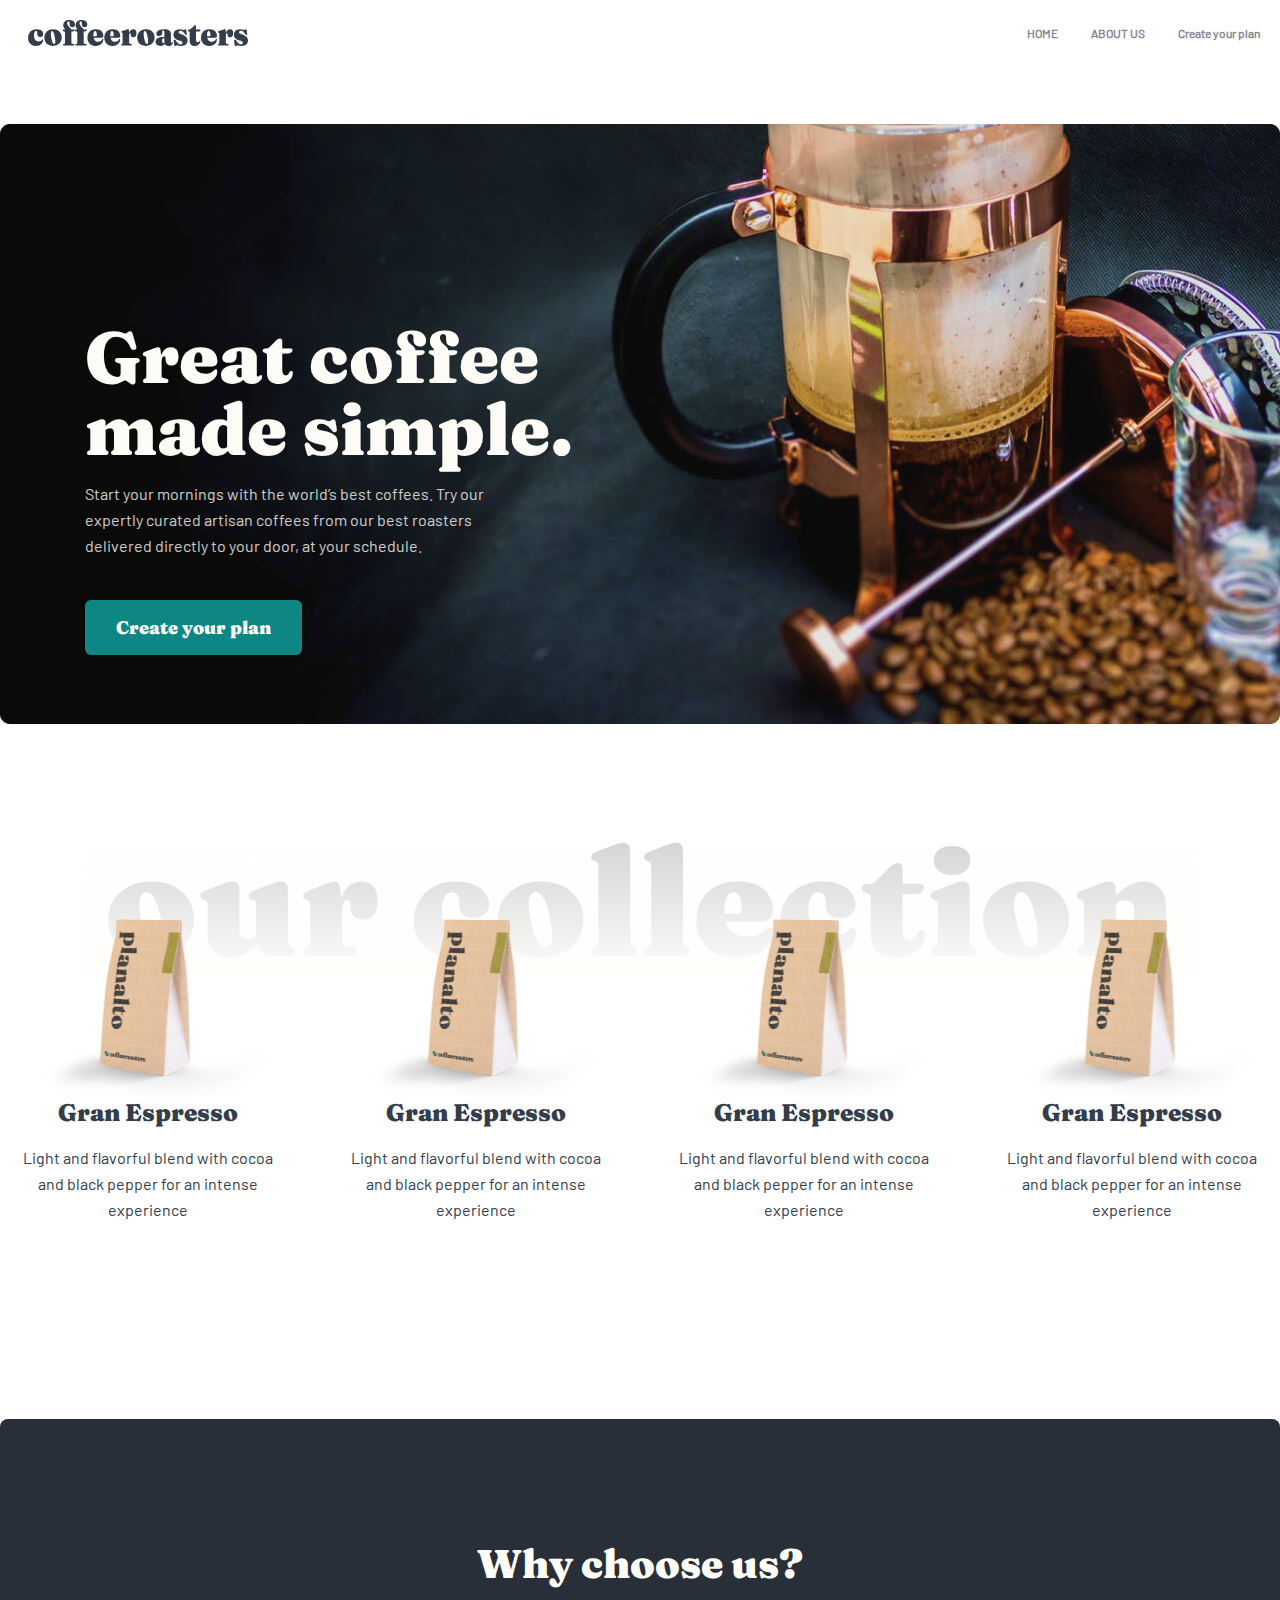
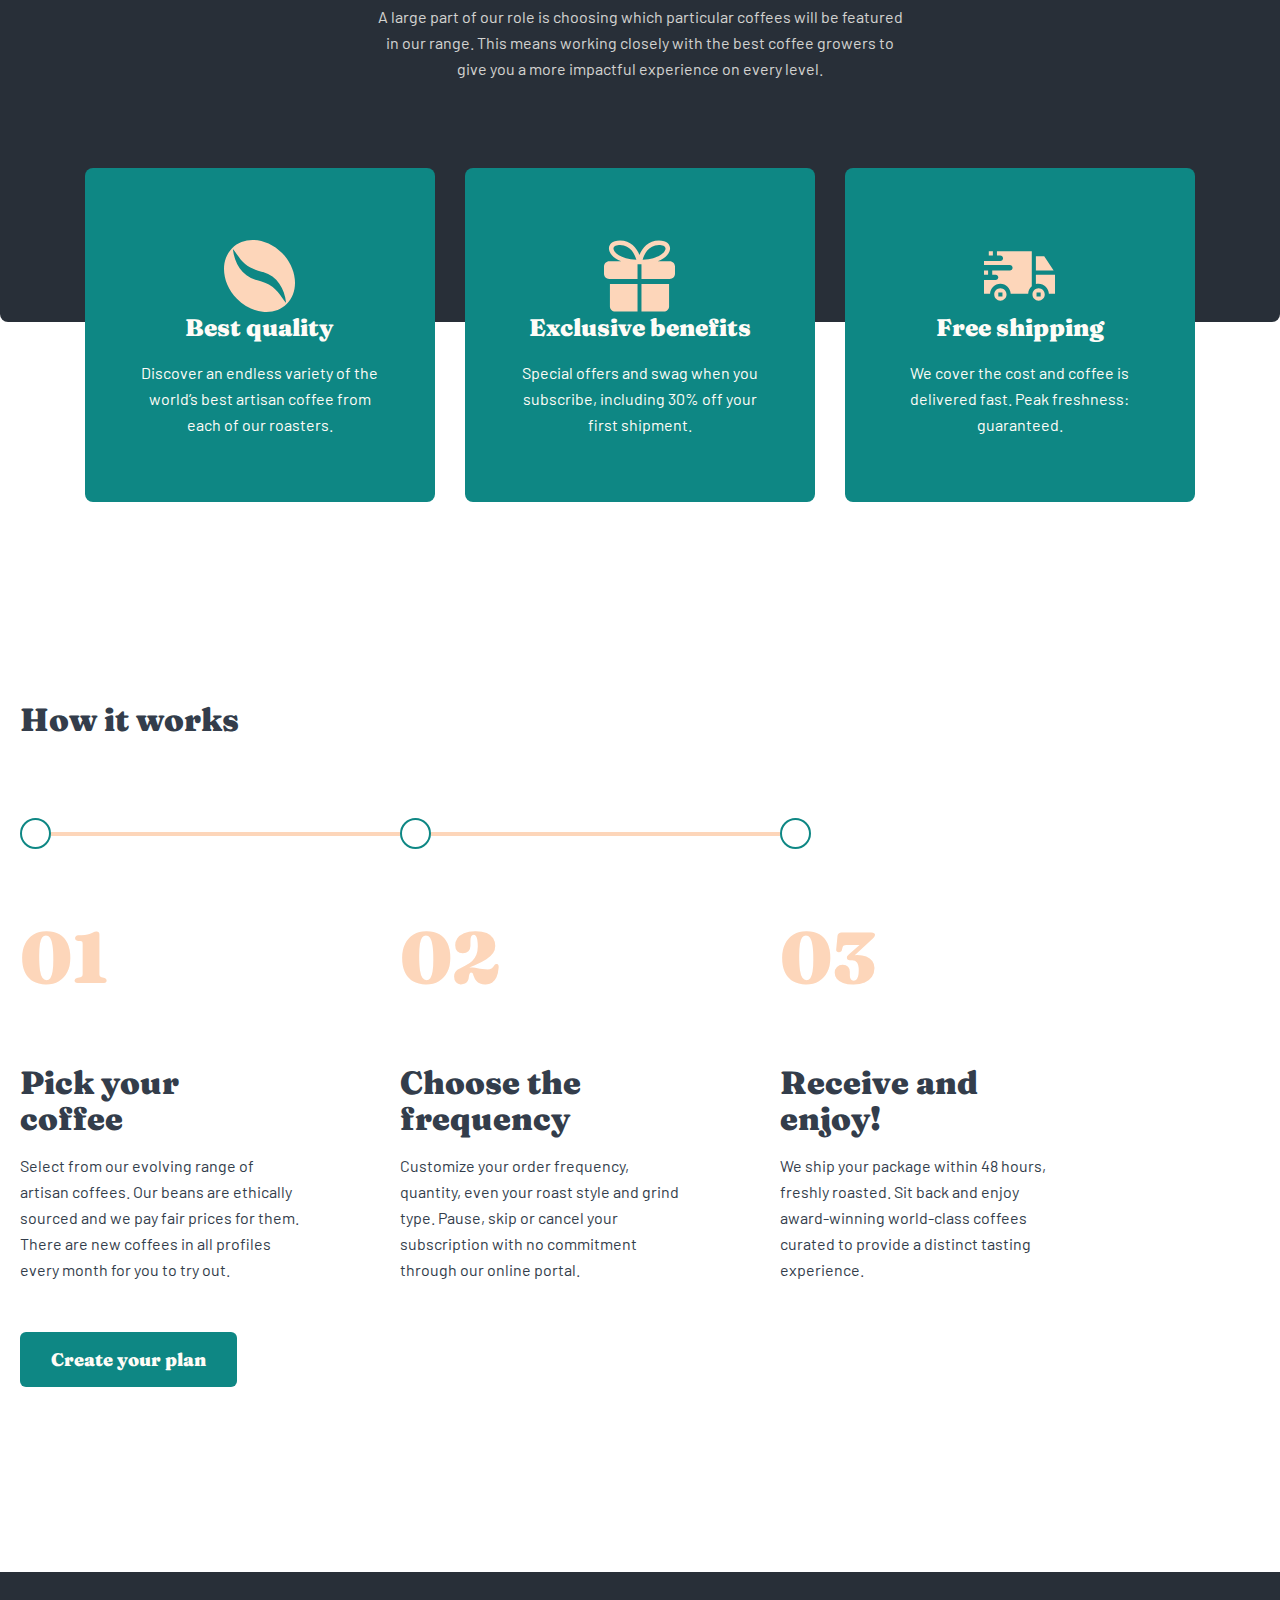
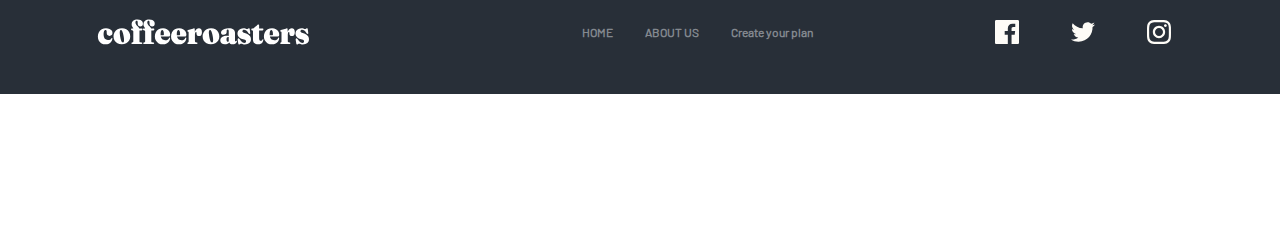
<file: index.html>
<!DOCTYPE html>
<html lang="en">
<head>
    <meta charset="UTF-8">
    <meta http-equiv="X-UA-Compatible" content="IE=edge">
    <meta name="viewport" content="width=device-width, initial-scale=1.0">
    <title>coffee</title>
    <link rel="stylesheet" href="./css/main.css">
</head>
<body>
    <header class="header">
        <div class="container header__container">
            <a class="header__link" href="indax.html">
                <img src="./images/logo.svg" alt="site image coffee" width="236" height="26">
            </a>
            <nav class="header__nav">
                <ul class="header__list">
                    <li class="header__item">
                        <a class="nav__link" href="">HOME</a>
                    </li>
                    <li class="header__item">
                        <a class="nav__link" href="">ABOUT US</a>
                    </li>
                    <li class="header__item">
                        <a class="nav__link" href="">Create your plan</a>
                    </li>
                </ul>
            </nav>
        </div> 
    </header>
    
    <main>
        <section class="hero">
            <h1 class="visually-hidden">a site that advertises coffee</h1>
            <div class="container hero__container">
                <div class="hero__wrapper">
                    <h2 class="hero__heading">
                        Great coffee made simple.
                    </h2>
                    <p class="hero__text">
                        Start your mornings with the world’s best coffees. Try our expertly curated artisan coffees from our best roasters delivered directly to your door, at your schedule.
                    </p>
                    <a class="hero__link" href="./indax.html">Create your plan</a>
                </div>
            </div>
        </section>
        
        <section class="collection">
            <div class="container collection__container">
                <div class="collection__wrapper">
                    <img src="./images/karopka.png" alt="karopka" width="255" height="193">
                    <h3 class="collection__heading">
                        Gran Espresso
                    </h3>
                    <p class="collection__text">
                        Light and flavorful blend with cocoa and black pepper for an intense experience
                    </p>
                </div>
                <div class="collection__wrapper">
                    <img src="./images/karopka.png" alt="karopka" width="255" height="193">
                    <h3 class="collection__heading">
                        Gran Espresso
                    </h3>
                    <p class="collection__text">
                        Light and flavorful blend with cocoa and black pepper for an intense experience
                    </p>
                </div>
                <div class="collection__wrapper">
                    <img src="./images/karopka.png" alt="karopka" width="255" height="193">
                    <h3 class="collection__heading">
                        Gran Espresso
                    </h3>
                    <p class="collection__text">
                        Light and flavorful blend with cocoa and black pepper for an intense experience
                    </p>
                </div>
                <div class="collection__wrapper">
                    <img src="./images/karopka.png" alt="karopka" width="255" height="193">
                    <h3 class="collection__heading">
                        Gran Espresso
                    </h3>
                    <p class="collection__text">
                        Light and flavorful blend with cocoa and black pepper for an intense experience
                    </p>
                </div>
            </div>
            
        </section>
        <section class="services">
            <div class="container services__container">
                <div class="services__wrapper">
                    <h2 class="services__heading">
                        Why choose us?
                    </h2>
                    <p class="services__text">
                        A large part of our role is choosing which particular coffees will be featured
                        in our range. This means working closely with the best coffee growers to give
                        you a more impactful experience on every level.
                    </p>
                </div>
                
                <ul class="services__list">
                    <li class="services__item">
                        <img class="services__image" src="./images/bean-logo.svg" alt="bean-logo" width="71" height="72">
                        <h3 class="services__item-heading">
                            Best quality
                        </h3>
                        <p class="services__item-text">
                            Discover an endless variety of the world’s best artisan coffee from each of our roasters.
                        </p>
                    </li>
                    <li class="services__item">
                        <img class="services__image" src="./images/gift-logo.svg" alt="gift-logo" width="71" height="72">
                        <h3 class="services__item-heading">
                            Exclusive benefits
                        </h3>
                        <p class="services__item-text">
                            Special offers and swag when you subscribe, including 30% off your first shipment.
                        </p>
                    </li>
                    <li class="services__item">
                        <img class="services__image" src="./images/car-logo.svg" alt="car-logo" width="71" height="72">
                        <h3 class="services__item-heading">
                            Free shipping
                        </h3>
                        <p class="services__item-text">
                            We cover the cost and coffee is delivered fast. Peak freshness: guaranteed.
                        </p>
                    </li>
                </ul>
            </div>
        </section>
        <section class="degree">
            <div class="container degree__container">
                <h3 class="degree__heading">
                    How it works
                </h3>
                
                <ol class="degree__list">
                    <li class="degree__ilem">
                        <div class="degree__icon-line">
                            <span class="degree__circle"></span>
                            <span class="degree__line"></span>
                        </div>
                        
                        <p class="degree__number">
                            01
                        </p>
                        <h3 class="degree__inner-heading">
                            Pick your coffee
                        </h3>
                        <p class="degree__text">
                            Select from our evolving range of artisan coffees. Our beans are ethically sourced and we pay fair prices for them. There are new coffees in all profiles every month for you to try out.
                        </p>
                    </li>
                    <li class="degree__ilem">
                        <div class="degree__icon-line">
                            <span class="degree__circle"></span>
                            <span class="degree__line"></span>
                        </div>
                        
                        <p class="degree__number">
                            02
                        </p>
                        <h3 class="degree__inner-heading">
                            Choose the frequency
                        </h3>
                        <p class="degree__text">
                            Customize your order frequency, quantity, even your roast style and grind type. Pause, skip or cancel your subscription with no commitment through our online portal.
                        </p>
                    </li>
                    <li class="degree__ilem">
                        <div class="degree__icon-line">
                            <span class="degree__circle"></span>
                            <!-- <span class="degree__line"></span> -->
                        </div>
                        
                        <p class="degree__number">
                            03
                        </p>
                        <h3 class="degree__inner-heading">
                            Receive and enjoy!
                        </h3>
                        <p class="degree__text">
                            We ship your package within 48 hours, freshly roasted. Sit back and enjoy award-winning world-class coffees curated to provide a distinct tasting experience.
                        </p>
                    </li>
                </ol>
                <a class="hero__link" href="./indax.html">Create your plan</a>
            </div>
        </section>
        
        <footer class="footer">
            <div class="container footer__container">
                <a class="footer__logo-link" href="#">
                    <img class="footer__image" src="./images/footer-logo.svg" alt="logo footer">
                </a>
                <div class="footer__lift-site">
                    <ul class="footer__list">
                        <li class="footer__item">
                            <a  class="footer__link" href="#">HOME</a>
                        </li>
                        <li class="footer__item">
                            <a  class="footer__link" href="#">ABOUT US</a>
                        </li>
                        <li class="footer__item">
                            <a   class="footer__link" href="#">Create your plan</a>
                        </li>
                    </ul>
                </div>
                <div class="footer__right-site">
                    <a class="foter__right-link" href="#">
                        <img class="footer__right-image" src="./images/facebook-logo.svg" alt="facebook-logo">
                    </a>
                    <a class="foter__right-link" href="#">
                        <img  class="footer__right-image"src="./images/twitter-logo.svg" alt="twitter-logo">
                    </a>
                    <a class="foter__right-link" href="#">
                        <img  class="footer__right-image" src="./images/instagram-logo.svg" alt="instagram-logo">
                    </a>
                </div>
            </div>
        </footer>
    </main>
</body>
</html>
</file>
<file: css/main.css>
/*! normalize.css v8.0.1 | MIT License | github.com/necolas/normalize.css */
html {
  line-height: 1.15;
  -webkit-text-size-adjust: 100%;
}

body {
  margin: 0;
}

main {
  display: block;
}

h1 {
  font-size: 2em;
  margin: .67em 0;
}

hr {
  -webkit-box-sizing: content-box;
          box-sizing: content-box;
  height: 0;
  overflow: visible;
}

pre {
  font-family: monospace,monospace;
  font-size: 1em;
}

a {
  background-color: transparent;
}

abbr[title] {
  border-bottom: none;
  text-decoration: underline;
  -webkit-text-decoration: underline dotted;
          text-decoration: underline dotted;
}

b, strong {
  font-weight: bolder;
}

code, kbd, samp {
  font-family: monospace,monospace;
  font-size: 1em;
}

small {
  font-size: 80%;
}

sub, sup {
  font-size: 75%;
  line-height: 0;
  position: relative;
  vertical-align: baseline;
}

sub {
  bottom: -.25em;
}

sup {
  top: -.5em;
}

img {
  border-style: none;
}

button, input, optgroup, select, textarea {
  font-family: inherit;
  font-size: 100%;
  line-height: 1.15;
  margin: 0;
}

button, input {
  overflow: visible;
}

button, select {
  text-transform: none;
}

[type=button], [type=reset], [type=submit], button {
  -webkit-appearance: button;
}

[type=button]::-moz-focus-inner, [type=reset]::-moz-focus-inner, [type=submit]::-moz-focus-inner, button::-moz-focus-inner {
  border-style: none;
  padding: 0;
}

[type=button]:-moz-focusring, [type=reset]:-moz-focusring, [type=submit]:-moz-focusring, button:-moz-focusring {
  outline: 1px dotted ButtonText;
}

fieldset {
  padding: .35em .75em .625em;
}

legend {
  -webkit-box-sizing: border-box;
          box-sizing: border-box;
  color: inherit;
  display: table;
  max-width: 100%;
  padding: 0;
  white-space: normal;
}

progress {
  vertical-align: baseline;
}

textarea {
  overflow: auto;
}

[type=checkbox], [type=radio] {
  -webkit-box-sizing: border-box;
          box-sizing: border-box;
  padding: 0;
}

[type=number]::-webkit-inner-spin-button, [type=number]::-webkit-outer-spin-button {
  height: auto;
}

[type=search] {
  -webkit-appearance: textfield;
  outline-offset: -2px;
}

[type=search]::-webkit-search-decoration {
  -webkit-appearance: none;
}

::-webkit-file-upload-button {
  -webkit-appearance: button;
  font: inherit;
}

details {
  display: block;
}

summary {
  display: list-item;
}

template {
  display: none;
}

[hidden] {
  display: none;
}

/* barlow-regular - latin */
@font-face {
  font-family: 'Barlow';
  font-style: normal;
  font-weight: 400;
  src: local(""), url("../fonts/barlow-v5-latin-regular.woff2") format("woff2"), url("../fonts/barlow-v5-latin-regular.woff") format("woff");
  /* Chrome 6+, Firefox 3.6+, IE 9+, Safari 5.1+ */
}

/* fraunces-regular - latin */
@font-face {
  font-family: 'Fraunces';
  font-style: normal;
  font-weight: 400;
  src: url("../fonts/fraunces-v10-latin-regular.eot");
  /* IE9 Compat Modes */
  src: local(""), url("../fonts/fraunces-v10-latin-regular.eot?#iefix") format("embedded-opentype"), url("../fonts/fraunces-v10-latin-regular.woff2") format("woff2"), url("../fonts/fraunces-v10-latin-regular.woff") format("woff"), url("../fonts/fraunces-v10-latin-regular.ttf") format("truetype"), url("../fonts/fraunces-v10-latin-regular.svg#Fraunces") format("svg");
  /* Legacy iOS */
}

/* fraunces-900 - latin */
@font-face {
  font-family: 'Fraunces';
  font-style: normal;
  font-weight: 900;
  src: url("../fonts/fraunces-v10-latin-900.eot");
  /* IE9 Compat Modes */
  src: local(""), url("../fonts/fraunces-v10-latin-900.eot?#iefix") format("embedded-opentype"), url("../fonts/fraunces-v10-latin-900.woff2") format("woff2"), url("../fonts/fraunces-v10-latin-900.woff") format("woff"), url("../fonts/fraunces-v10-latin-900.ttf") format("truetype"), url("../fonts/fraunces-v10-latin-900.svg#Fraunces") format("svg");
  /* Legacy iOS */
}

* {
  -webkit-box-sizing: border-box;
          box-sizing: border-box;
}

.body {
  margin: 0;
  padding: 0;
  font-family: 'Barlow', 'Fraunces', 'sans-serif';
}

.visually-hidden {
  position: absolute;
  width: 1px;
  height: 1px;
  margin: -1px;
  padding: 0;
  overflow: hidden;
  border: 0;
  clip: rect(0 0 0 0);
}

ul, ol {
  list-style-type: none;
  margin: 0;
  padding: 0;
}

li, h2, h3 {
  margin: 0;
  padding: 0;
}

a {
  text-decoration: none;
  margin: 0;
  padding: 0;
}

img {
  vertical-align: middle;
}

.container {
  max-width: 1320px;
  margin-left: auto;
  margin-right: auto;
  padding-left: 20px;
  padding-right: 20px;
}

.header {
  margin-top: 20px;
  margin-bottom: 45px;
}

.container {
  max-width: 1320px;
  margin-left: auto;
  margin-right: auto;
  padding-left: 20px;
  padding-right: 20px;
}

.header__container {
  display: -webkit-box;
  display: -ms-flexbox;
  display: flex;
  -webkit-box-align: center;
      -ms-flex-align: center;
          align-items: center;
  -webkit-box-pack: justify;
      -ms-flex-pack: justify;
          justify-content: space-between;
}

.header__list {
  list-style-type: none;
  display: -webkit-box;
  display: -ms-flexbox;
  display: flex;
  -webkit-box-align: center;
      -ms-flex-align: center;
          align-items: center;
  -webkit-box-pack: justify;
      -ms-flex-pack: justify;
          justify-content: space-between;
}

.nav__link {
  font-family: 'barlow';
  text-decoration: none;
  margin-left: 33px;
  color: #83888F;
  font-weight: bold;
  font-size: 12px;
  line-height: 15px;
}

.nav__link:hover {
  color: #333D4B;
}

.hero {
  margin-bottom: 86px;
}

.hero__container {
  background-image: url("./../images/hero-bg-img.jpg");
  background-repeat: no-repeat;
  background-position: center;
  padding-bottom: 116px;
  background-size: 1280px 600px;
}

.hero__wrapper {
  margin-left: 65px;
}

.hero__heading {
  width: 493px;
  font-family: 'Fraunces';
  font-weight: 900;
  font-size: 72px;
  line-height: 72px;
  color: #FEFCF7;
  padding-top: 230px;
}

.hero__text {
  width: 445px;
  font-family: Barlow;
  font-size: 16px;
  line-height: 26px;
  color: #FEFCF7;
  opacity: 0.8;
  margin-bottom: 56px;
}

.hero__link {
  font-family: 'Fraunces';
  font-weight: 900;
  font-size: 18px;
  line-height: 25px;
  color: #FEFCF7;
  padding: 16px 31px;
  text-decoration: none;
  background: #0E8784;
  border-radius: 6px;
}

.hero__link:hover {
  background: #66D2CF;
}

.hero__link:active {
  background: #E2DEDB;
}

.collection {
  margin-bottom: 180px;
}

.collection__container {
  background-image: url("./../images/bg-img-collection.svg");
  background-repeat: no-repeat;
  background-position: calc(50%) 0;
  background-position: calc(50%) -62px;
  padding-top: 62px;
  display: -webkit-box;
  display: -ms-flexbox;
  display: flex;
  -webkit-box-align: center;
      -ms-flex-align: center;
          align-items: center;
  -webkit-box-pack: justify;
      -ms-flex-pack: justify;
          justify-content: space-between;
}

.collection__heading {
  width: 255px;
  font-family: 'Fraunces';
  font-weight: 900;
  font-size: 24px;
  line-height: 32px;
  color: #333D4B;
  text-align: center;
}

.collection__text {
  width: 255px;
  font-size: 16px;
  line-height: 26px;
  color: #333D4B;
  font-family: 'Barlow';
  text-align: center;
}

.services {
  margin-bottom: 380px;
}

.services__container {
  background-color: #282F38;
  border-radius: 8px;
  max-width: 1280px;
  -webkit-box-orient: vertical;
  -webkit-box-direction: normal;
      -ms-flex-direction: column;
          flex-direction: column;
  display: -webkit-box;
  display: -ms-flexbox;
  display: flex;
  -webkit-box-align: center;
      -ms-flex-align: center;
          align-items: center;
  -webkit-box-pack: center;
      -ms-flex-pack: center;
          justify-content: center;
}

.services__heading {
  font-family: 'Fraunces';
  font-weight: 900;
  font-size: 40px;
  line-height: 48px;
  text-align: center;
  color: #FEFCF7;
  padding-top: 121px;
}

.services__text {
  width: 540px;
  font-family: 'Barlow';
  font-size: 16px;
  line-height: 26px;
  color: #FEFCF7;
  opacity: 0.8;
  text-align: center;
  margin-bottom: 86px;
}

.services__list {
  margin: 0;
  padding: 0;
  list-style-type: none;
  text-align: center;
  display: -webkit-box;
  display: -ms-flexbox;
  display: flex;
  margin-bottom: -180px;
}

.services__item {
  background: #0E8784;
  border-radius: 8px;
  max-width: 350px;
  display: -webkit-box;
  display: -ms-flexbox;
  display: flex;
  -webkit-box-orient: vertical;
  -webkit-box-direction: normal;
      -ms-flex-direction: column;
          flex-direction: column;
  -webkit-box-align: center;
      -ms-flex-align: center;
          align-items: center;
  margin-right: 15px;
  margin-left: 15px;
  padding: 72px 48px 48px 47px;
}

.services__item-heading {
  font-family: 'Fraunces';
  font-weight: 900;
  font-size: 24px;
  line-height: 32px;
  color: #FEFCF7;
}

.services__item-text {
  width: 255px;
  text-align: center;
  font-family: 'Barlow';
  font-size: 16px;
  line-height: 26px;
  color: #FEFCF7;
}

.degree__heading {
  font-family: 'Fraunces';
  font-weight: 900;
  font-size: 32px;
  line-height: 36px;
  color: #333D4B;
  margin-bottom: 80px;
}

.degree__list {
  list-style-type: none;
  display: -webkit-box;
  display: -ms-flexbox;
  display: flex;
  -webkit-box-align: start;
      -ms-flex-align: start;
          align-items: flex-start;
}

.degree__ilem {
  width: 380px;
}

.degree__icon-line {
  display: -webkit-box;
  display: -ms-flexbox;
  display: flex;
  -webkit-box-align: center;
      -ms-flex-align: center;
          align-items: center;
  margin-bottom: 67px;
}

.degree__circle {
  display: inline block;
  width: 31px;
  height: 31px;
  padding-left: 10px;
  padding-right: 10px;
  border-radius: 50%;
  border: 2px solid #0E8784;
}

.degree__line {
  display: inline-block;
  border: 2px solid #FDD6BA;
  background-color: #FDD6BA;
  width: 100px;
  height: 4px;
  -webkit-box-flex: 1;
      -ms-flex-positive: 1;
          flex-grow: 1;
}

.degree__number {
  font-family: 'Fraunces';
  width: 90px;
  font-weight: 900;
  font-size: 72px;
  line-height: 72px;
  color: #FDD6BA;
}

.degree__inner-heading {
  font-family: 'Fraunces';
  width: 255px;
  font-weight: 900;
  font-size: 32px;
  line-height: 36px;
  color: #333D4B;
}

.degree__text {
  font-family: 'Barlow';
  width: 285px;
  font-size: 16px;
  line-height: 26px;
  color: #333D4B;
  margin-bottom: 64px;
}

.footer {
  margin-top: 200px;
  margin-bottom: 135px;
}

.footer__container {
  background-color: #282F38;
  display: -webkit-box;
  display: -ms-flexbox;
  display: flex;
  -webkit-box-align: center;
      -ms-flex-align: center;
          align-items: center;
  -webkit-box-pack: justify;
      -ms-flex-pack: justify;
          justify-content: space-between;
  padding: 47px 85px 49px 85px;
}

.footer__logo-link {
  margin-right: 103px;
}

.footer__image {
  width: 236px;
  height: 26px;
  vertical-align: middle;
}

.footer__list {
  margin: 0;
  padding: 0;
  display: -webkit-box;
  display: -ms-flexbox;
  display: flex;
}

.footer__item {
  list-style-type: none;
  margin-right: 16px;
  margin-left: 16px;
}

.footer__link {
  font-family: 'Barlow';
  text-decoration: none;
  font-weight: bold;
  font-size: 12px;
  line-height: 15px;
  color: #83888F;
}

.footer__right-image {
  margin-left: 24px;
  margin-right: 24px;
}
/*# sourceMappingURL=main.css.map */
</file>
